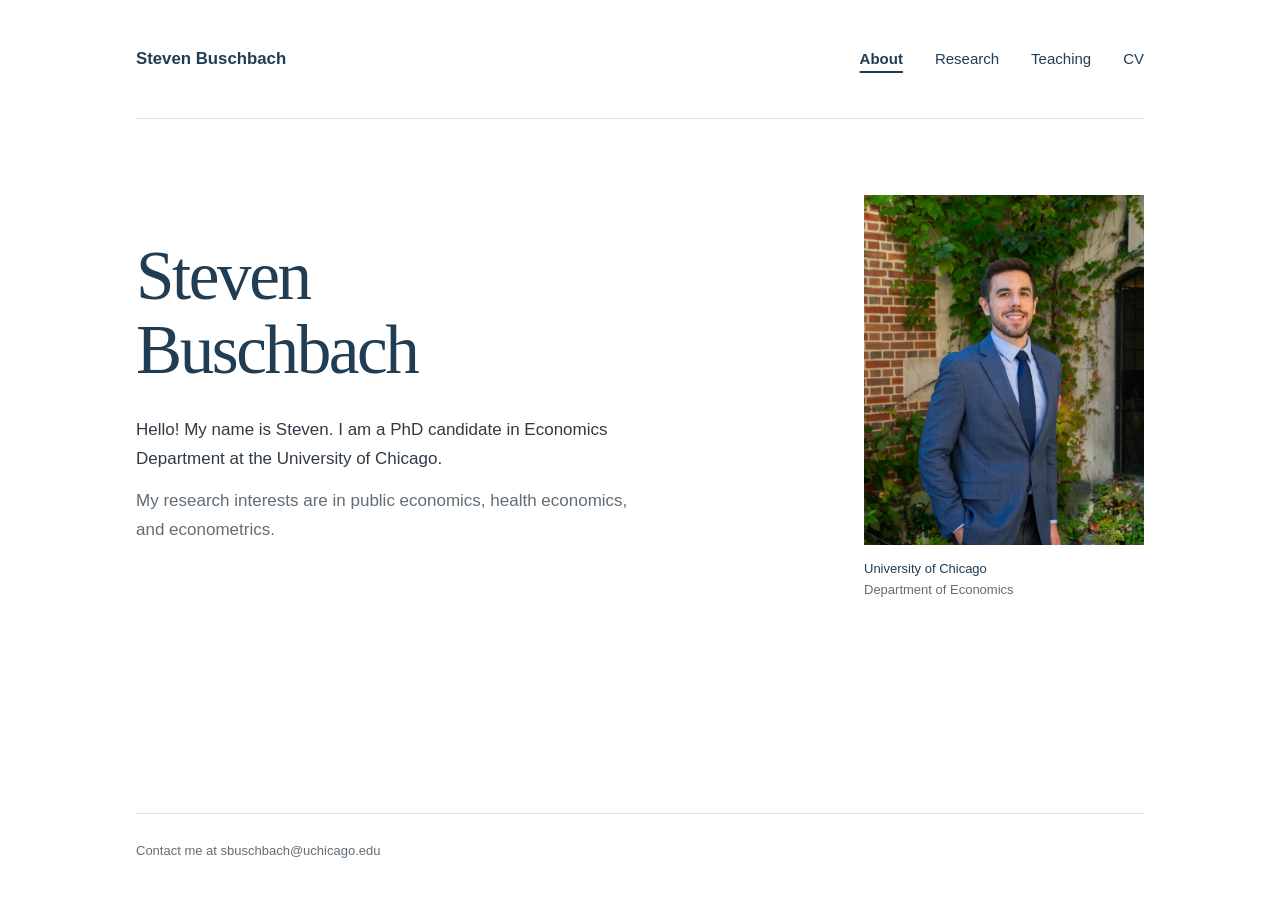
<file: index.html>
<!doctype html>
<html lang="en">
  <head>
    <meta charset="utf-8">
    <meta name="viewport" content="width=device-width, initial-scale=1">
    <meta name="description" content="Steven Buschbach is an economics PhD student at the University of Chicago with interests in public economics, health economics, and econometrics.">
    <meta name="theme-color" content="#203d54">
    <title>About · Steven Buschbach</title>
    <link rel="icon" type="image/svg+xml" href="data:image/svg+xml,%3Csvg xmlns='http://www.w3.org/2000/svg' viewBox='0 0 64 64'%3E%3Crect width='64' height='64' rx='8' fill='%23203d54'/%3E%3Ctext x='32' y='43' text-anchor='middle' font-family='Georgia,serif' font-size='35' fill='white'%3ES%3C/text%3E%3C/svg%3E">
    <link rel="stylesheet" href="./styles.css?v=2">
  </head>
  <body>
    <a class="skip-link" href="#main">Skip to content</a>
    <div class="site-shell">
      <header class="site-header">
        <a class="wordmark" href="./index.html" aria-label="Steven Buschbach, home">Steven Buschbach</a>
        <nav aria-label="Main navigation">
          <a href="./index.html" aria-current="page">About</a>
          <a href="./research.html">Research</a>
          <a href="./teaching.html">Teaching</a>
          <a href="./assets/buschbach_cv.pdf" download="buschbach_cv.pdf">CV</a>
        </nav>
      </header>

      <main id="main">
        <section class="intro" id="about" aria-labelledby="name">
          <div class="intro-copy">
            <h1 id="name">Steven<br>Buschbach</h1>
            <p class="bio">Hello! My name is Steven. I am a PhD candidate in Economics Department at the University of Chicago.</p>
            <p class="bio secondary">My research interests are in public economics, health economics, and econometrics.</p>
          </div>
          <figure class="portrait-block">
            <img class="portrait" src="./assets/portrait.jpg" alt="Steven Buschbach" width="724" height="1086">
            <figcaption>University of Chicago <span>Department of Economics</span></figcaption>
          </figure>
        </section>
      </main>

      <footer class="site-footer">
        <span>Contact me at sbuschbach@uchicago.edu</span>
      </footer>
    </div>
  </body>
</html>
</file>
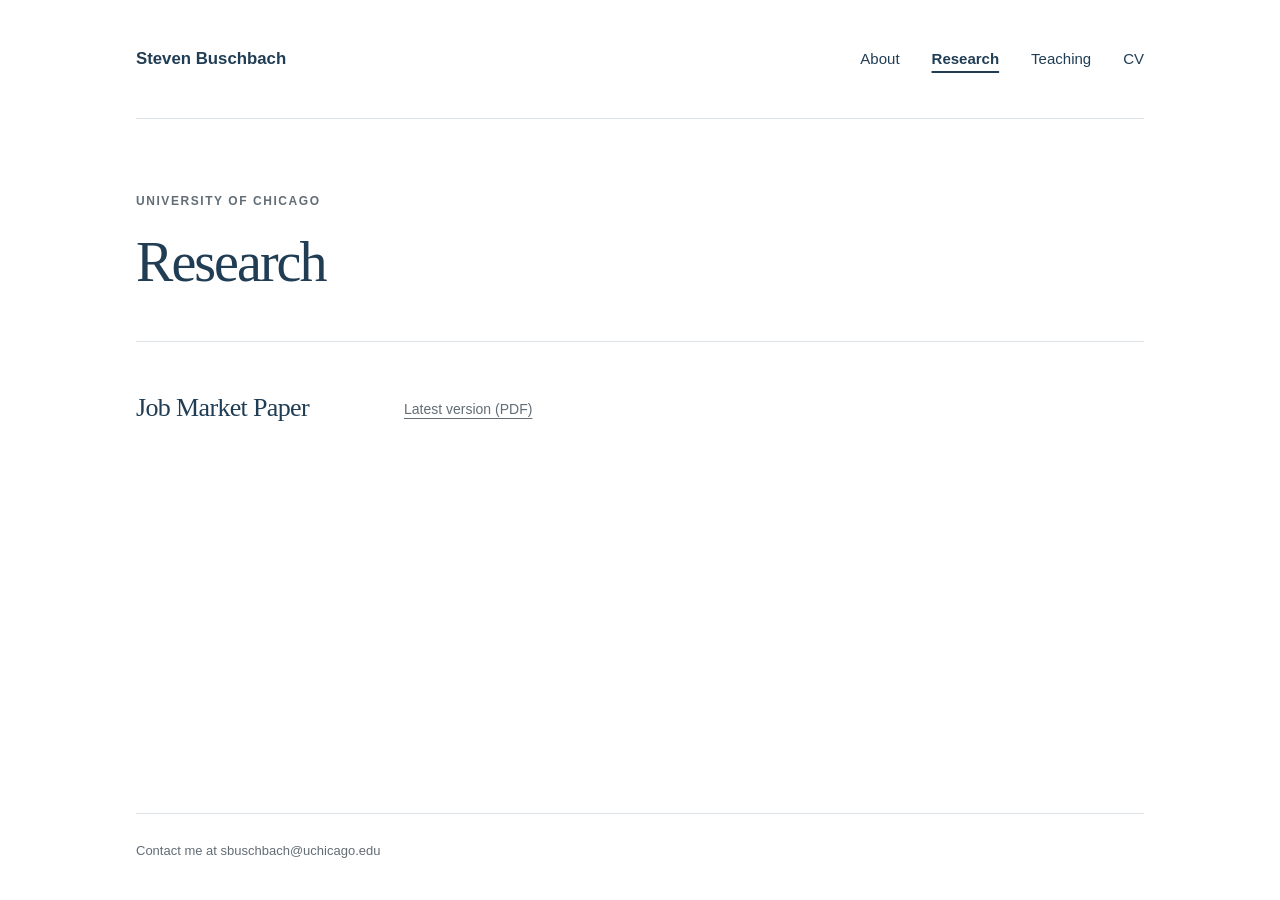
<file: research.html>
<!doctype html>
<html lang="en">
  <head>
    <meta charset="utf-8">
    <meta name="viewport" content="width=device-width, initial-scale=1">
    <meta name="description" content="Research by Steven Buschbach, economics PhD student at the University of Chicago.">
    <meta name="theme-color" content="#203d54">
    <title>Research · Steven Buschbach</title>
    <link rel="icon" type="image/svg+xml" href="data:image/svg+xml,%3Csvg xmlns='http://www.w3.org/2000/svg' viewBox='0 0 64 64'%3E%3Crect width='64' height='64' rx='8' fill='%23203d54'/%3E%3Ctext x='32' y='43' text-anchor='middle' font-family='Georgia,serif' font-size='35' fill='white'%3ES%3C/text%3E%3C/svg%3E">
    <link rel="stylesheet" href="./styles.css?v=2">
  </head>
  <body>
    <a class="skip-link" href="#main">Skip to content</a>
    <div class="site-shell">
      <header class="site-header">
        <a class="wordmark" href="./index.html" aria-label="Steven Buschbach, home">Steven Buschbach</a>
        <nav aria-label="Main navigation">
          <a href="./index.html">About</a>
          <a href="./research.html" aria-current="page">Research</a>
          <a href="./teaching.html">Teaching</a>
          <a href="./assets/buschbach_cv.pdf" download="buschbach_cv.pdf">CV</a>
        </nav>
      </header>

      <main id="main">
        <header class="page-heading">
          <p class="eyebrow">University of Chicago</p>
          <h1>Research</h1>
        </header>

        <section class="content-section" id="job-market-paper" aria-labelledby="job-market-paper-heading">
          <div class="section-label"><h2 id="job-market-paper-heading">Job Market Paper</h2></div>
          <div class="section-content">
            <a class="availability" href="./assets/buschbach_jmp.pdf">Latest version (PDF)</a>
          </div>
        </section>

        <!-- CURRENT WORK SECTION — uncomment and duplicate one article per real paper:
        <section class="content-section" id="research" aria-labelledby="research-heading">
          <div class="section-label"><h2 id="research-heading">Current work</h2></div>
          <div class="section-content">
            <article class="paper">
              <h3>Paper title</h3>
              <p class="paper-meta">With coauthor names · Working paper, year</p>
              <p>A concise, one-sentence summary of the research question.</p>
              <div class="paper-links"><a href="./assets/paper.pdf">Paper (PDF)</a></div>
              <details><summary>Abstract</summary><p>Full abstract here.</p></details>
            </article>
          </div>
        </section>
        -->
      </main>

      <footer class="site-footer">
        <span>Contact me at sbuschbach@uchicago.edu</span>
      </footer>
    </div>
  </body>
</html>
</file>
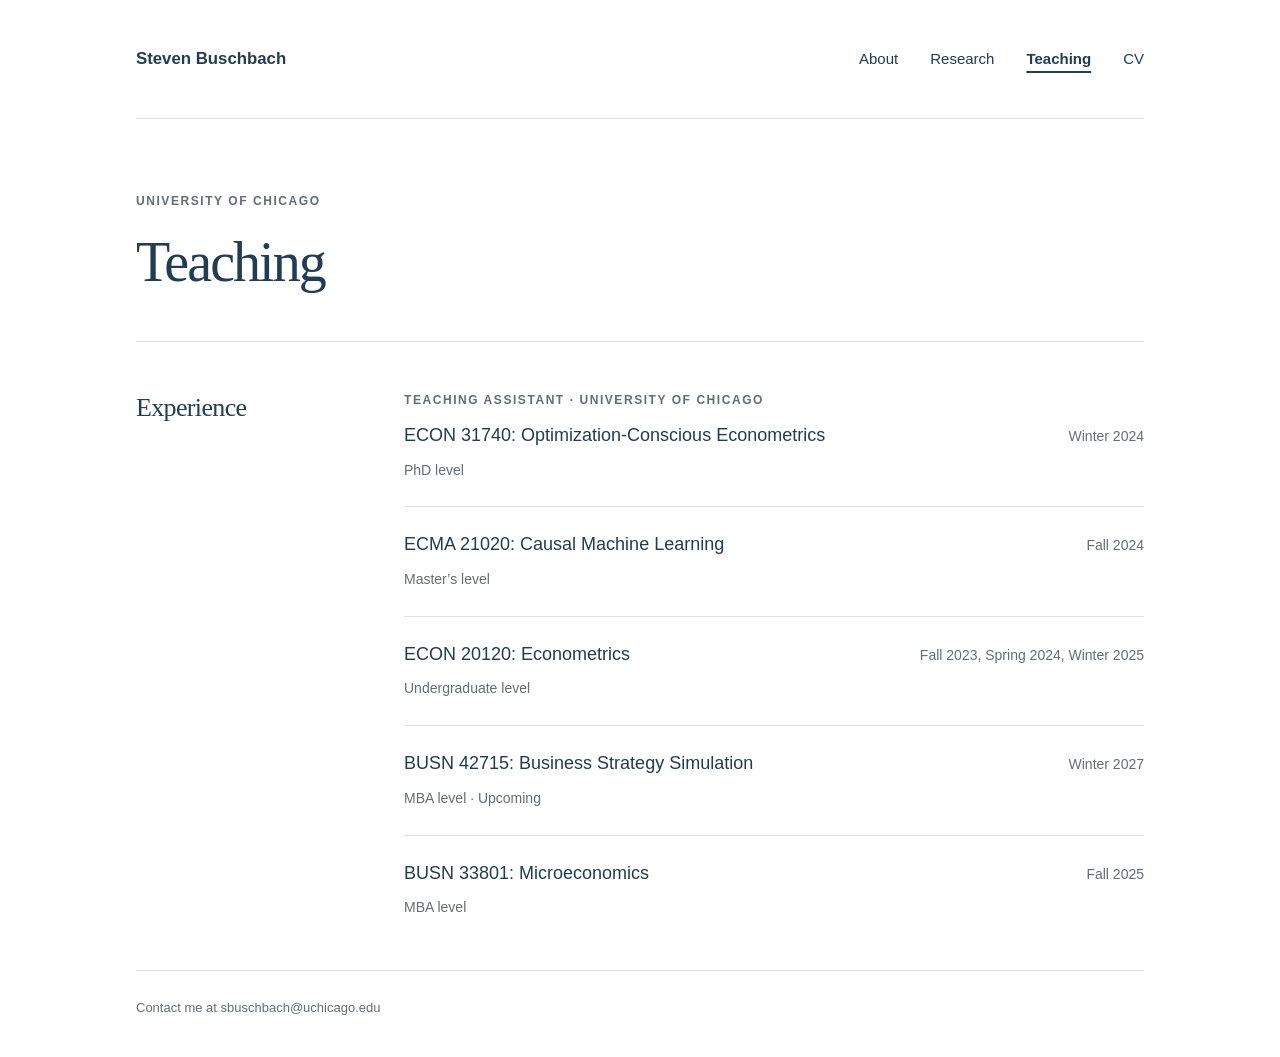
<file: teaching.html>
<!doctype html>
<html lang="en">
  <head>
    <meta charset="utf-8">
    <meta name="viewport" content="width=device-width, initial-scale=1">
    <meta name="description" content="Teaching experience and materials from Steven Buschbach, economics PhD student at the University of Chicago.">
    <meta name="theme-color" content="#203d54">
    <title>Teaching · Steven Buschbach</title>
    <link rel="icon" type="image/svg+xml" href="data:image/svg+xml,%3Csvg xmlns='http://www.w3.org/2000/svg' viewBox='0 0 64 64'%3E%3Crect width='64' height='64' rx='8' fill='%23203d54'/%3E%3Ctext x='32' y='43' text-anchor='middle' font-family='Georgia,serif' font-size='35' fill='white'%3ES%3C/text%3E%3C/svg%3E">
    <link rel="stylesheet" href="./styles.css?v=2">
  </head>
  <body>
    <a class="skip-link" href="#main">Skip to content</a>
    <div class="site-shell">
      <header class="site-header">
        <a class="wordmark" href="./index.html" aria-label="Steven Buschbach, home">Steven Buschbach</a>
        <nav aria-label="Main navigation">
          <a href="./index.html">About</a>
          <a href="./research.html">Research</a>
          <a href="./teaching.html" aria-current="page">Teaching</a>
          <a href="./assets/buschbach_cv.pdf" download="buschbach_cv.pdf">CV</a>
        </nav>
      </header>

      <main id="main">
        <header class="page-heading">
          <p class="eyebrow">University of Chicago</p>
          <h1>Teaching</h1>
        </header>

        <section class="content-section" id="teaching" aria-labelledby="teaching-heading">
          <div class="section-label"><h2 id="teaching-heading">Experience</h2></div>
          <div class="section-content">
            <p class="section-kicker">Teaching assistant · University of Chicago</p>
            <div class="course">
              <div><h3>ECON 31740: Optimization-Conscious Econometrics</h3><p>PhD level</p></div>
              <span>Winter 2024</span>
            </div>
            <div class="course">
              <div><h3>ECMA 21020: Causal Machine Learning</h3><p>Master’s level</p></div>
              <span>Fall 2024</span>
            </div>
            <div class="course">
              <div><h3>ECON 20120: Econometrics</h3><p>Undergraduate level</p></div>
              <span>Fall 2023, Spring 2024, Winter 2025</span>
            </div>
            <div class="course">
              <div><h3>BUSN 42715: Business Strategy Simulation</h3><p>MBA level · Upcoming</p></div>
              <span>Winter 2027</span>
            </div>
            <div class="course">
              <div><h3>BUSN 33801: Microeconomics</h3><p>MBA level</p></div>
              <span>Fall 2025</span>
            </div>
          </div>
        </section>
      </main>

      <footer class="site-footer">
        <span>Contact me at sbuschbach@uchicago.edu</span>
      </footer>
    </div>
  </body>
</html>
</file>
<file: styles.css>
:root {
  color-scheme: light;
  --ink: #203d54;
  --text: #303b45;
  --muted: #626d76;
  --line: #dce2e6;
  --paper: #fff;
  --wash: #eef2f5;
  --serif: Georgia, "Times New Roman", serif;
  --sans: -apple-system, BlinkMacSystemFont, "Segoe UI", Helvetica, Arial, sans-serif;
}
* { box-sizing: border-box; }
html { scroll-behavior: smooth; scroll-padding-top: 2rem; }
body { margin: 0; background: var(--paper); color: var(--text); font-family: var(--sans); font-size: 1rem; line-height: 1.7; -webkit-font-smoothing: antialiased; }
a { color: var(--ink); text-underline-offset: .25em; text-decoration-thickness: 1px; }
a:hover { color: #0c2232; }
a:focus-visible, summary:focus-visible { outline: 2px solid var(--ink); outline-offset: 5px; border-radius: 2px; }
.site-shell { max-width: 1120px; min-height: 100vh; min-height: 100svh; margin: 0 auto; padding: 0 56px; display: flex; flex-direction: column; }
main { flex: 1; }
.skip-link { position: absolute; top: -6rem; left: 1rem; padding: .7rem 1rem; background: white; z-index: 10; }
.skip-link:focus { top: 1rem; }
.site-header { min-height: 119px; display: flex; align-items: center; justify-content: space-between; gap: 2rem; border-bottom: 1px solid var(--line); }
.wordmark { text-decoration: none; font-size: 1.05rem; font-weight: 600; line-height: 1.5; }
.wordmark span { display: block; font-size: .875rem; color: var(--muted); font-weight: 400; }
nav { display: flex; flex-wrap: wrap; gap: 2rem; }
nav a { text-decoration: none; font-size: .9375rem; }
nav a:hover { text-decoration: underline; }
nav a[aria-current="page"] { font-weight: 600; text-decoration: underline; text-decoration-thickness: 2px; text-underline-offset: .45em; }
.page-heading { padding: 72px 0 48px; }
.page-heading h1 { font-size: clamp(2.5rem, 5vw, 3.5rem); margin-bottom: 0; }
.page-intro { max-width: 40rem; margin: 1.5rem 0 0; font-size: 1.0625rem; color: var(--muted); }
.intro { display: grid; grid-template-columns: minmax(0, 1fr) 280px; gap: 90px; align-items: center; padding: 76px 0 86px; }
.eyebrow, .section-kicker { margin: 0 0 1.3rem; text-transform: uppercase; letter-spacing: .13em; font-size: .75rem; font-weight: 600; color: var(--muted); }
h1 { font-family: var(--serif); color: var(--ink); font-weight: 400; font-size: clamp(3rem, 5.4vw, 4.5rem); line-height: 1.08; letter-spacing: -.035em; margin: 0 0 1.75rem; }
.bio { font-size: 1.0625rem; margin: 0 0 .8rem; max-width: 32rem; }
.secondary { color: var(--muted); }
.intro-links { display: flex; align-items: center; flex-wrap: wrap; gap: 1.5rem; margin-top: 2rem; font-size: .9375rem; }
.primary-link { display: inline-block; padding: .65rem 1.25rem; border: 1px solid var(--ink); background: var(--ink); color: white; text-decoration: none; }
.primary-link:hover { color: white; background: #102b40; }
.portrait-block { margin: 0; }
.portrait { display: block; width: 100%; height: auto; aspect-ratio: 4 / 5; object-fit: cover; object-position: 50% 35%; }
figcaption { padding-top: .9rem; font-size: .8125rem; color: var(--ink); line-height: 1.6; }
figcaption span { display: block; color: var(--muted); }
.content-section { display: grid; grid-template-columns: 220px minmax(0, 1fr); column-gap: 48px; padding: 48px 0 50px; border-top: 1px solid var(--line); }
h2 { margin: 0; font-family: var(--serif); color: var(--ink); font-weight: 400; font-size: 1.625rem; line-height: 1.35; letter-spacing: -.025em; }
h3 { color: var(--ink); font-weight: 500; font-size: 1.125rem; line-height: 1.5; margin: 0 0 .6rem; }
.section-kicker { margin-bottom: .8rem; }
.section-content > p, .paper > p { margin: 0 0 .75rem; color: var(--muted); }
.section-content > :last-child { margin-bottom: 0; }
.availability { display: inline-block; margin-top: .3rem; font-size: .875rem; color: var(--muted); padding: .2rem 0; }
.paper + .paper { border-top: 1px solid var(--line); padding-top: 1.75rem; margin-top: 1.75rem; }
.paper-meta, .paper-links { font-size: .875rem; }
.paper-links { display: flex; flex-wrap: wrap; gap: 1.2rem; }
details { margin-top: .85rem; }
summary { cursor: pointer; color: var(--ink); font-size: .875rem; width: fit-content; }
details p { color: var(--muted); margin: .6rem 0 0; }
.course { display: flex; justify-content: space-between; align-items: baseline; flex-wrap: wrap; gap: 1rem; }
.course p, .course > span { color: var(--muted); font-size: .875rem; margin: 0; }
.course + .course { border-top: 1px solid var(--line); margin-top: 1.5rem; padding-top: 1.5rem; }
.cv-section { padding-bottom: 58px; }
.site-footer { display: flex; align-items: center; justify-content: space-between; flex-wrap: wrap; gap: 1rem; padding: 26px 0 38px; border-top: 1px solid var(--line); color: var(--muted); font-size: .8125rem; }
.site-footer p { margin: 0; color: var(--ink); }
.site-footer p span { color: var(--muted); margin-left: .8rem; }
@media (max-width: 900px) {
  .site-shell { padding: 0 36px; }
  .intro { grid-template-columns: minmax(0, 1fr) 230px; gap: 42px; padding: 60px 0; }
  .content-section { grid-template-columns: 180px minmax(0, 1fr); gap: 32px; }
  nav { gap: 1.25rem; }
}
@media (max-width: 650px) {
  .site-shell { padding: 0 24px; }
  .site-header { align-items: flex-start; flex-direction: column; gap: 18px; padding: 25px 0 23px; }
  nav { width: 100%; gap: 1.5rem; }
  .intro { grid-template-columns: minmax(0, 1fr); gap: 38px; padding: 46px 0; }
  .page-heading { padding: 44px 0 32px; }
  h1 { font-size: clamp(2.7rem, 11vw, 4rem); }
  .portrait-block { max-width: 240px; }
  .content-section { grid-template-columns: minmax(0, 1fr); gap: 24px; padding: 34px 0 38px; }
  h2 { font-size: 1.5rem; }
  .site-footer { align-items: flex-start; flex-direction: column; gap: .5rem; }
}
@media (prefers-reduced-motion: reduce) { html { scroll-behavior: auto; } }
@media print {
  .site-shell { max-width: none; min-height: 0; padding: 0; }
  .page-heading { padding: 2rem 0; }
  nav, .skip-link, .intro-links { display: none; }
  .site-header { min-height: auto; padding-bottom: 1rem; }
  .intro { padding: 2rem 0; grid-template-columns: 1fr 150px; gap: 2rem; }
  h1 { font-size: 2.5rem; }
  .content-section { padding: 1.5rem 0; break-inside: avoid; }
}
</file>
